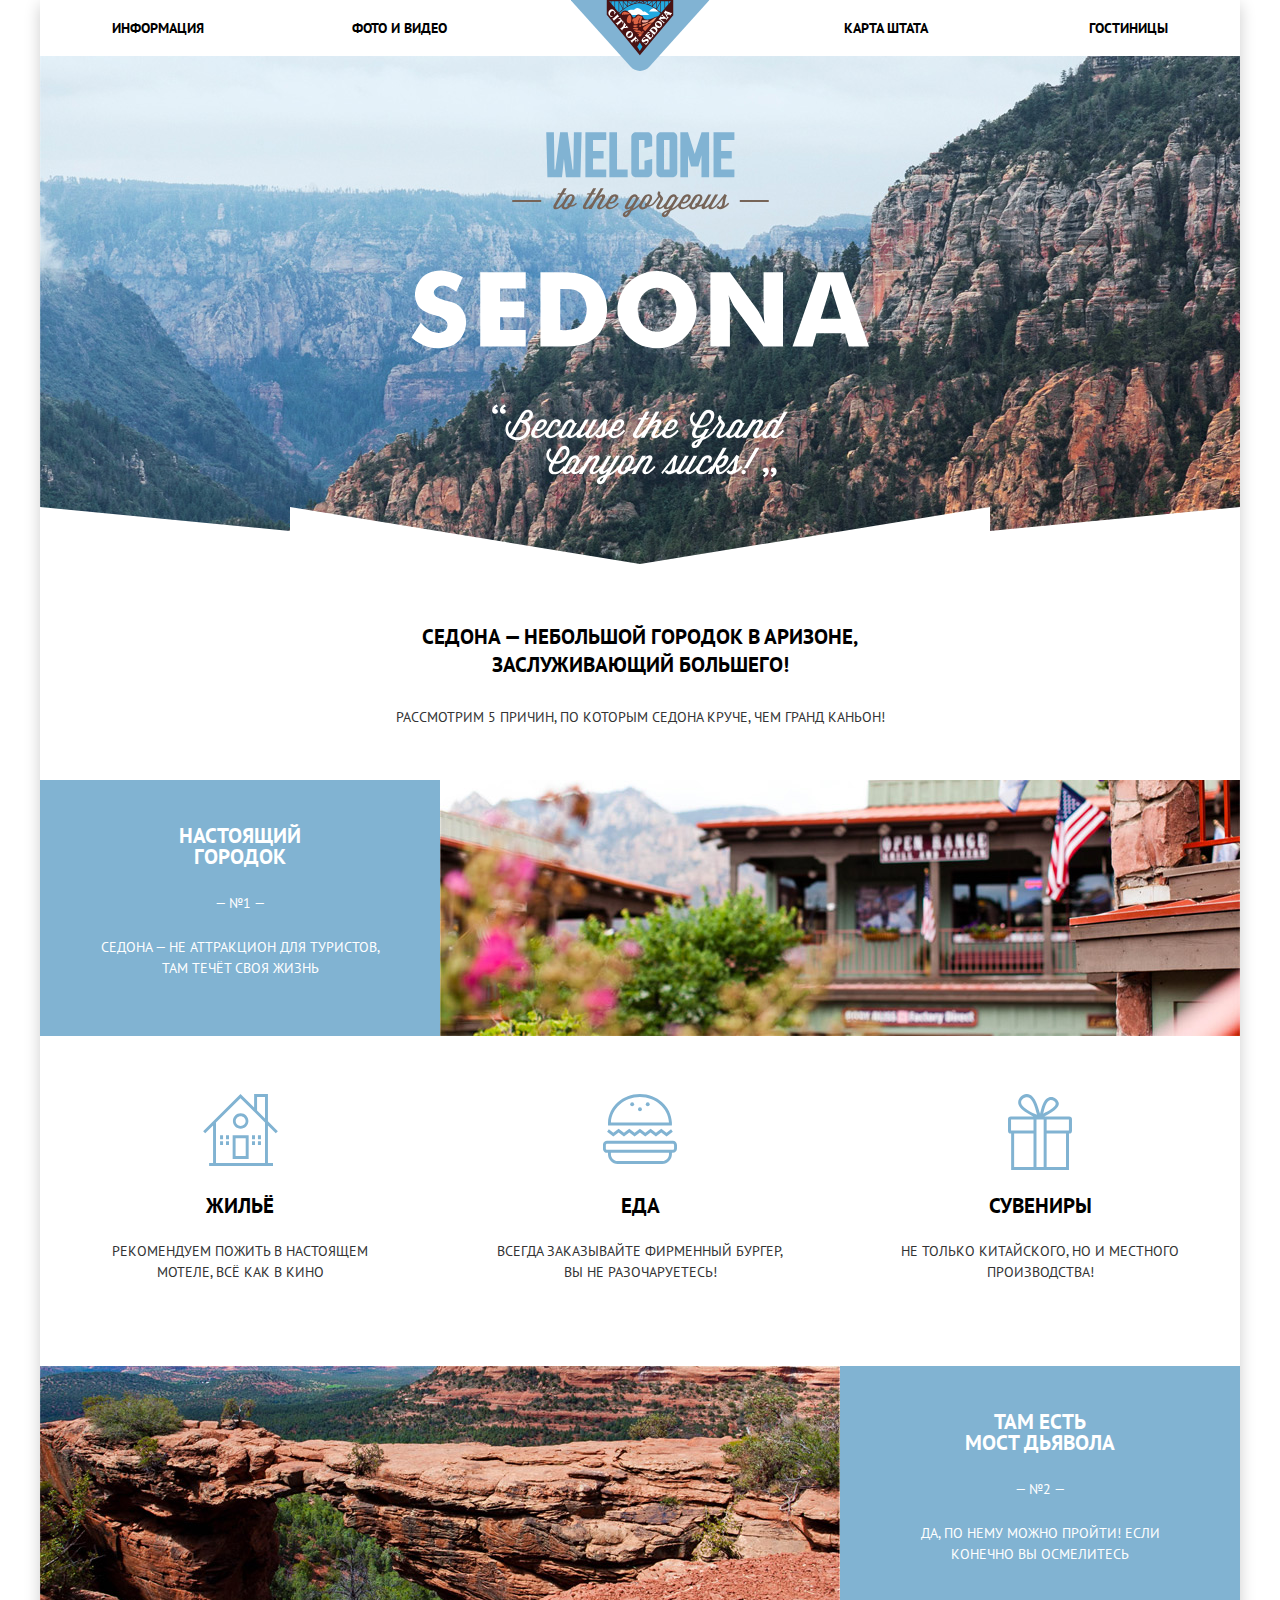
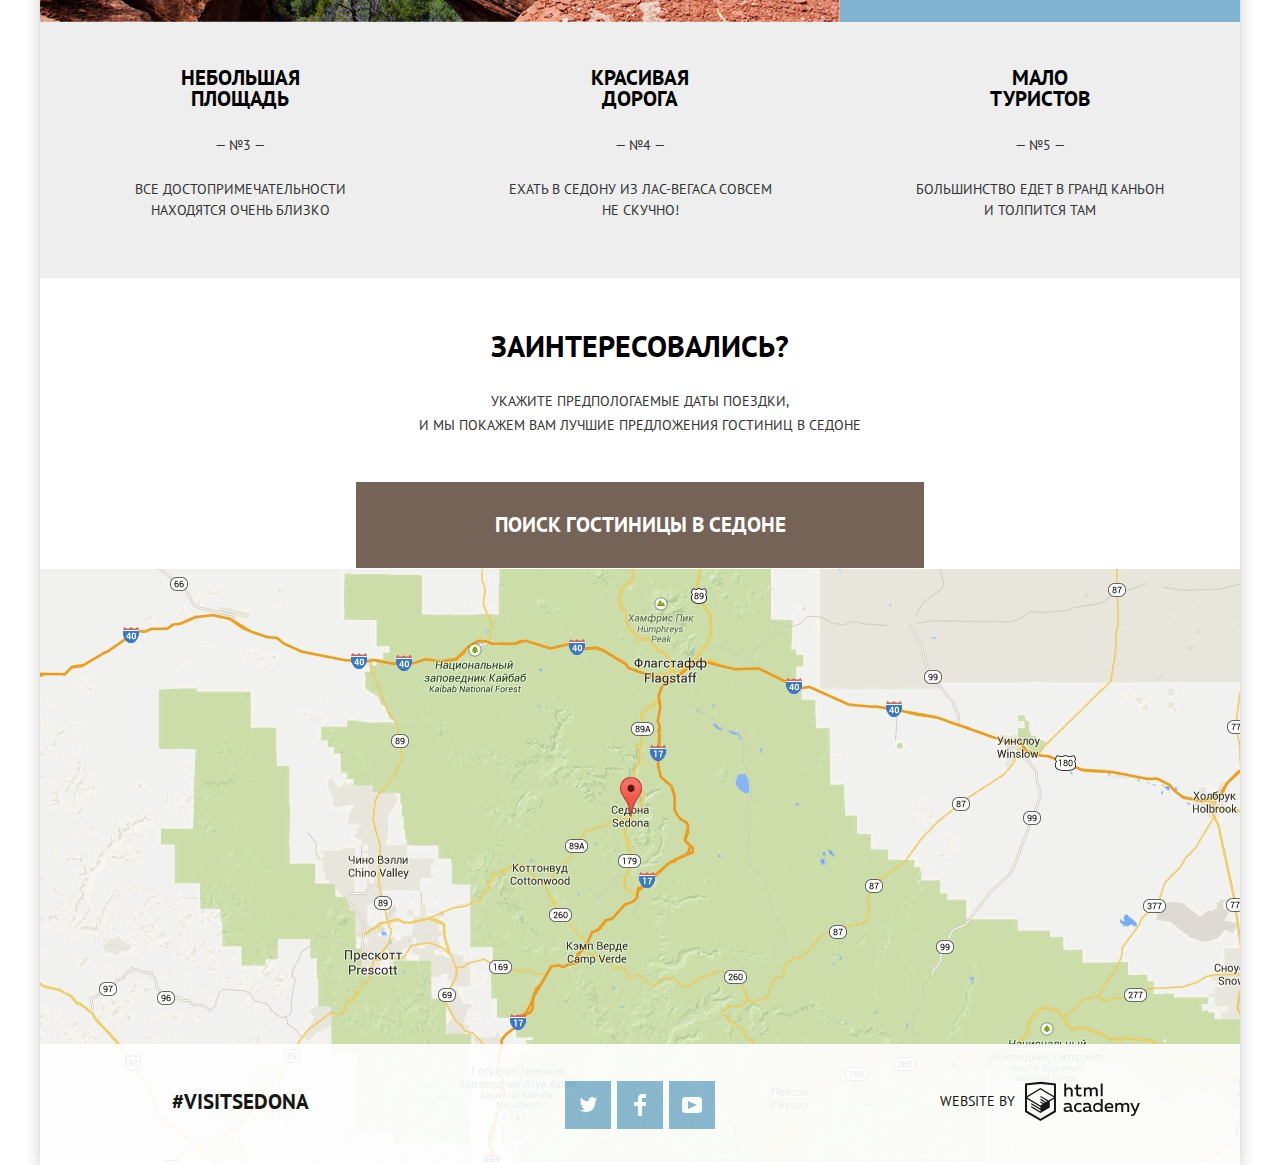
<file: index.html>
<!DOCTYPE html>
<html lang="ru">

<head>
  <meta charset="utf-8">
  <title>HTML Academy: Седона</title>
  <link rel="stylesheet" href="css/normalize.css">
  <link href="https://fonts.googleapis.com/css?family=PT+Sans:400,700&display=swap&subset=cyrillic-ext"
    rel="stylesheet">
  <link rel="stylesheet" href="css/style_min.css">
</head>

<body>
  <div class="container">
    <header class="main_header">
      <nav class="main_navigation">
        <ul>
          <li class="main_navigation_item left"><a href="#">Информация</a></li>
          <li class="main_navigation_item left"><a href="#">Фото и Видео</a></li>
          <li class="main_navigation_item right"><a href="#">Карта штата</a></li>
          <li class="main_navigation_item right"><a href="hotels.html">Гостиницы</a></li>
        </ul>
        <a class="main_header_logo"><img src="img/logo_sedona.svg" width="139" height="70" alt="Седона"></a>
      </nav>
    </header>
    <main>
      <div class="slogan_block">
        <img src="img/intro_welcome.svg" alt="Добро пожаловать в штат Джорджия, Седона" width="459" height="353">
      </div>
      <div class="main_description">
        <b>Седона — небольшой городок в Аризоне,
          заслуживающий большего!</b>
        <h2> Рассмотрим 5 причин, по которым Седона круче, чем гранд каньон!</h2>
      </div>      
        <ol class="advantage">
          <li class="advantage_item expanded">
            <div class="text_block">
              <h2>Настоящий городок</h2>
              <span>— №1 —</span>
              <p>Седона — не аттракцион для туристов, там течёт своя жизнь</p>
            </div>
            <div class="photo_block">
              <img src="img/real_city.jpg" alt="фото зданий города с флагами" width="800" height="256">
            </div>
            <ul class="advice">
              <li class="advice_item housing">
                <h3>Жильё</h3>
                <p>Рекомендуем пожить в настоящем мотеле, всё как в кино</p>
              </li>
              <li class="advice_item eat">
                <h3>Еда</h3>
                <p>Всегда заказывайте фирменный бургер, Вы не разочаруетесь!</p>
              </li>
              <li class="advice_item souvenirs">
                <h3>Сувениры</h3>
                <p>Не только китайского, но и местного производства!</p>
              </li>
            </ul>
          </li>
          <li class="advantage_item expanded">
            <div class="photo_block">
              <img src="img/devil's_bridge.jpg" alt="фото каньёна" width="800" height="256">
            </div>
            <div class="text_block">
              <h2>Там есть<br> мост дьявола</h2>
              <span>— №2 —</span>
              <p>Да, по нему можно пройти! Если конечно Вы осмелитесь</p>
            </div>
          </li>
          <li class="advantage_item">
            <h2>Небольшая площадь</h2>
            <span>— №3 —</span>
            <p>Все достопримечательности находятся очень близко</p>
          </li>
          <li class="advantage_item">
            <h2>Красивая дорога</h2>
            <span>— №4 —</span>
            <p>Ехать в Седону из Лас-Вегаса совсем не&nbsp;скучно!</p>
          </li>
          <li class="advantage_item">
            <h2>Мало туристов</h2>
            <span>— №5 —</span>
            <p>Большинство едет в Гранд каньон и&nbsp;толпится там</p>
          </li>
        </ol>      
      <div class="interest">
        <h2>Заинтересовались?</h2>
        <p>Укажите предпологаемые даты поездки,<br> и мы покажем вам лучшие предложения гостиниц в Седоне</p>
        <button type="button" class="search_button">Поиск гостиницы в Седоне</button>
        <form class="booking_form" name="booking_form" action="https://echo.htmlacademy.ru " method="post">
          <p class="booking_item date">
            <label for="booking_entry">Дата заезда:</label>
            <input class="date" id="booking_entry" type="text" name="entry" value="" placeholder="24 апреля 2017">
            <button class="calendar" type="button" aria-label="календарь"><svg xmlns="http://www.w3.org/2000/svg"
                width="21" height="22" viewBox="0 0 21 22">
                <path
                  d="M19.251 2.025h-2.845V.648c0-.381-.294-.689-.656-.689-.363 0-.656.308-.656.689v1.377h-3.938V.648c0-.381-.294-.689-.655-.689-.363 0-.657.308-.657.689v1.377H5.906V.648c0-.381-.294-.689-.656-.689-.363 0-.657.308-.657.689v1.377H1.75C.784 2.025 0 2.847 0 3.862v16.302C0 21.179.784 22 1.75 22h17.501c.966 0 1.749-.821 1.749-1.836V3.862c0-1.015-.783-1.837-1.749-1.837zm.437 18.139a.448.448 0 0 1-.437.459H1.75a.45.45 0 0 1-.438-.459V3.862a.45.45 0 0 1 .438-.459h2.844v1.378c0 .381.294.689.657.689.362 0 .656-.308.656-.689V3.403h3.938v1.378c0 .381.294.689.657.689.361 0 .655-.308.655-.689V3.403h3.938v1.378c0 .381.293.689.656.689.362 0 .656-.308.656-.689V3.403h2.845c.241 0 .437.206.437.459v16.302z" />
                <path
                  d="M4.594 8.225h2.625v2.066H4.594zM4.594 11.668h2.625v2.067H4.594zM4.594 15.112h2.625v2.066H4.594zM9.188 15.112h2.625v2.066H9.188zM9.188 11.668h2.625v2.067H9.188zM9.188 8.225h2.625v2.066H9.188zM13.781 15.112h2.625v2.066h-2.625zM13.781 11.668h2.625v2.067h-2.625zM13.781 8.225h2.625v2.066h-2.625z" />
                </svg></button>
          </p>
          <p class="booking_item date">
            <label for="booking_departure">Дата выезда:</label>
            <input id="booking_departure" type="text" name="departure" value="" placeholder="4 июля 2017">
            <button class="calendar" type="button" aria-label="календарь"><svg xmlns="http://www.w3.org/2000/svg"
                width="21" height="22" viewBox="0 0 21 22">
                <path
                  d="M19.251 2.025h-2.845V.648c0-.381-.294-.689-.656-.689-.363 0-.656.308-.656.689v1.377h-3.938V.648c0-.381-.294-.689-.655-.689-.363 0-.657.308-.657.689v1.377H5.906V.648c0-.381-.294-.689-.656-.689-.363 0-.657.308-.657.689v1.377H1.75C.784 2.025 0 2.847 0 3.862v16.302C0 21.179.784 22 1.75 22h17.501c.966 0 1.749-.821 1.749-1.836V3.862c0-1.015-.783-1.837-1.749-1.837zm.437 18.139a.448.448 0 0 1-.437.459H1.75a.45.45 0 0 1-.438-.459V3.862a.45.45 0 0 1 .438-.459h2.844v1.378c0 .381.294.689.657.689.362 0 .656-.308.656-.689V3.403h3.938v1.378c0 .381.294.689.657.689.361 0 .655-.308.655-.689V3.403h3.938v1.378c0 .381.293.689.656.689.362 0 .656-.308.656-.689V3.403h2.845c.241 0 .437.206.437.459v16.302z" />
                <path
                  d="M4.594 8.225h2.625v2.066H4.594zM4.594 11.668h2.625v2.067H4.594zM4.594 15.112h2.625v2.066H4.594zM9.188 15.112h2.625v2.066H9.188zM9.188 11.668h2.625v2.067H9.188zM9.188 8.225h2.625v2.066H9.188zM13.781 15.112h2.625v2.066h-2.625zM13.781 11.668h2.625v2.067h-2.625zM13.781 8.225h2.625v2.066h-2.625z" />
                </svg></button>
          </p>
          <div class="booking_item_block">
            <p class="booking_item members">
              <label for="booking_grownup">Взрослые:</label>
              <button class="reduced_amount" type="button" aria-label="уменьшить количество">
                <svg width="38" height="38">
                  <line x1="12" y1="19" x2="24" y2="19" stroke-width="3" />
                </svg>
              </button>
              <input id="booking_grownup" class="grownup" name="grownup" type="text" value="" placeholder="2">
              <button class="increased_amount" type="button" aria-label="увеличить количество">
                <svg width="38" height="38">
                  <line x1="12" y1="19" x2="24" y2="19" stroke-width="3" />
                  <line x1="18" y1="13" x2="18" y2="25" stroke-width="3" />
                </svg>
              </button>
            </p>
            <p class="booking_item members">
              <label for="booking_child">Дети:</label>
              <button class="reduced_amount" type="button" aria-label="уменьшить количество">
                <svg width="38" height="38">
                  <line x1="12" y1="19" x2="24" y2="19" stroke-width="3" />
                </svg>
              </button>
              <input id="booking_child" class="children" name="children" type="text" value="" placeholder="0">
              <button class="increased_amount" type="button" aria-label="увеличить количество">
                <svg width="38" height="38">
                  <line x1="12" y1="19" x2="24" y2="19" stroke-width="3" />
                  <line x1="18" y1="13" x2="18" y2="25" stroke-width="3" />
                </svg>
              </button>
            </p>
          </div>
          <button class="search" type="submit">Найти</button>
        </form>
      </div>
      <div class="main_map">
        <iframe
          src="https://www.google.com/maps/embed?pb=!1m18!1m12!1m3!1d839973.7897811896!2d-112.0031607092237!3d34.676223680532935!2m3!1f0!2f0!3f0!3m2!1i1024!2i768!4f13.1!3m3!1m2!1s0x872da132f942b00d%3A0x5548c523fa6c8efd!2z0KHQtdC00L7QvdCwLCDQkNGA0LjQt9C-0L3QsCA4NjMzNiwg0KHQqNCQ!5e0!3m2!1sru!2sru!4v1570995861908!5m2!1sru!2sru"
          width="1200" height="590" style="border:0;" allowfullscreen=""></iframe>
      </div>      
    </main>
    <footer class="main_footer index">
      <div class="main_footer_elements">
        <a href="https://www.instagram.com/visitsedona/">#VISITSEDONA</a>
      </div>
      <div class="main_footer_elements">
        <ul class="social_links_list">
          <li class="social_links_item"><a class="link_twiter" href="https://twitter.com/sedona"
              aria-label="Седона в твитере"></a></li>
          <li class="social_links_item"><a class="link_facebook" href="https://www.facebook.com/VisitSedona/"
              aria-label="Седона на фэйсбук"></a></li>
          <li class="social_links_item"><a class="link_youtube" href="https://www.youtube.com/user/SedonaAZ1"
              aria-label="Седона на ютуб"></a></li>
        </ul>
      </div>
      <div class="main_footer_elements">
        <p class="academy_copyright">website by
          <a class="academy_logo" href="https://htmlacademy.ru/intensive/htmlcss">
            <svg id="Layer_1" data-name="Layer 1" xmlns="http://www.w3.org/2000/svg" viewBox="0 0 108.08 36.85">
              <title>logo-htmlacademy-small1</title>
              <path
                d="M44.61,26.88a2,2,0,0,0,.55-0.1v1.33a3.25,3.25,0,0,1-1.18.21,1.67,1.67,0,0,1-1.67-1,4.84,4.84,0,0,1-3.14,1.08c-1.51,0-2.91-.83-2.91-2.55,0-2.13,2-2.79,3.71-2.79a11.08,11.08,0,0,1,2.17.25v-0.3c0-1-.76-1.77-2.19-1.77a7.42,7.42,0,0,0-3,.64v-1.7a10.21,10.21,0,0,1,3.19-.55c2.36,0,3.81,1.12,3.81,3.65v3a0.54,0.54,0,0,0,.49.59h0.17Zm-6.44-1.13A1.35,1.35,0,0,0,39.63,27h0.11a3.39,3.39,0,0,0,2.41-1V24.58a9.72,9.72,0,0,0-1.81-.21c-1,0-2.16.33-2.16,1.38h0Zm12.36-6.11a5,5,0,0,1,2.57.64V22a4.08,4.08,0,0,0-2.3-.7,2.75,2.75,0,1,0,0,5.49,5,5,0,0,0,2.43-.64v1.71a6.27,6.27,0,0,1-2.76.57A4.21,4.21,0,0,1,46,24.51q0-.21,0-0.41a4.32,4.32,0,0,1,4.18-4.46h0.38Zm12.17,7.24a2,2,0,0,0,.55-0.1v1.33a3.25,3.25,0,0,1-1.18.21,1.67,1.67,0,0,1-1.67-1,4.84,4.84,0,0,1-3.14,1.08c-1.51,0-2.91-.83-2.91-2.55,0-2.13,2-2.79,3.71-2.79a11.08,11.08,0,0,1,2.17.25v-0.3c0-1-.76-1.77-2.19-1.77a7.42,7.42,0,0,0-3,.64v-1.7a10.21,10.21,0,0,1,3.19-.55c2.36,0,3.81,1.12,3.81,3.65v3a0.54,0.54,0,0,0,.49.59h0.17Zm-6.44-1.13A1.35,1.35,0,0,0,57.73,27h0.11a3.39,3.39,0,0,0,2.41-1V24.58a9.72,9.72,0,0,0-1.81-.21c-1.06,0-2.16.33-2.16,1.38h0ZM73,16V28.2H71.35V26.88a3.88,3.88,0,0,1-3.19,1.54,4.4,4.4,0,0,1,0-8.78,3.81,3.81,0,0,1,3,1.3V16H73Zm-4.53,5.22a2.76,2.76,0,1,0,0,5.52A2.86,2.86,0,0,0,71.15,25V23A2.91,2.91,0,0,0,68.49,21.27ZM79,19.64c3.31,0,4.46,2.68,3.92,5.09H76.7c0.21,1.5,1.67,2.11,3.19,2.11a6.11,6.11,0,0,0,2.64-.59v1.6a7.14,7.14,0,0,1-3,.57C77,28.42,74.78,27,74.78,24a4.18,4.18,0,0,1,4-4.39H79Zm0.09,1.54a2.28,2.28,0,0,0-2.44,2.1v0.06H81.3A2,2,0,0,0,79.13,21.18Zm5.73,7V19.87h1.65v1a3.81,3.81,0,0,1,2.78-1.27A2.86,2.86,0,0,1,91.89,21a4.12,4.12,0,0,1,2.91-1.33A3.06,3.06,0,0,1,98,23V28.2h-1.9V23.05a1.59,1.59,0,0,0-1.42-1.75H94.42a2.8,2.8,0,0,0-2.07,1.12V28.2h-1.9V23.05A1.59,1.59,0,0,0,89,21.31H88.8a3,3,0,0,0-2.21,1.29v5.63H84.86Zm21.31-8.33h1.9l-3.91,9.46c-0.9,2.17-2.09,2.86-3.35,2.86a4.76,4.76,0,0,1-1.1-.14V30.46a2.86,2.86,0,0,0,.85.12c0.9,0,1.58-.64,2.07-1.9l0.17-.42-4-8.4h2l2.86,6.29ZM38.73,1.46V6.22a3.81,3.81,0,0,1,2.7-1.14,3.25,3.25,0,0,1,3.44,3.4v5.15H43V8.72a1.81,1.81,0,0,0-1.61-2h-0.3a2.93,2.93,0,0,0-2.32,1.39v5.52h-1.9V1.46h1.9ZM49.94,2.31v3h3V6.91h-3v3.81c0,1.1.5,1.46,1.58,1.46a4.49,4.49,0,0,0,1.69-.33v1.6A6.8,6.8,0,0,1,51,13.8a2.55,2.55,0,0,1-2.86-2.74V6.89H46.58V5.26h1.5V2.74Zm5.4,11.31V5.28H57v1A3.81,3.81,0,0,1,59.77,5a2.86,2.86,0,0,1,2.6,1.33A4.12,4.12,0,0,1,65.28,5,3.06,3.06,0,0,1,68.44,8.4v5.21h-1.9V8.46a1.59,1.59,0,0,0-1.42-1.75H64.89a2.8,2.8,0,0,0-2.07,1.12v5.78h-1.9V8.46A1.59,1.59,0,0,0,59.5,6.71H59.27A3,3,0,0,0,57.06,8v5.63H55.34ZM71.17,1.45H73V13.6H71.17V1.45ZM14.71,0H14.55L0,1.54V28.21l14.55,8.66,14.55-8.66V1.54Zm12.5,27.1L14.55,34.64,1.9,27.12V16.18l12.59,7.5V25L5.86,19.9v1.31l8.68,5.21v1.39L5.87,22.65V24l8.68,5.21,8.75-5.24V18.31L27.2,16V27.12Zm0-12.53-3.48,2-1.6,1L14.51,13v1.31L21,18.23H21l-0.14.09-1,.54-5.37-3.2V17l4.24,2.52-1,.67-3.2-1.9v1.31l2.1,1.24L14.5,22.1,2,14.65,14.51,7.11Zm0-1.32L14.49,5.76,1.91,13.25v-10L14.56,1.92,27.21,3.25v10h0Z"
                transform="translate(0 -0.02)" />
            </svg>
          </a>
        </p>
      </div>
    </footer>
  </div>
  <script src="js/min_script.js">     
  </script>
</body>

</html>
</file>
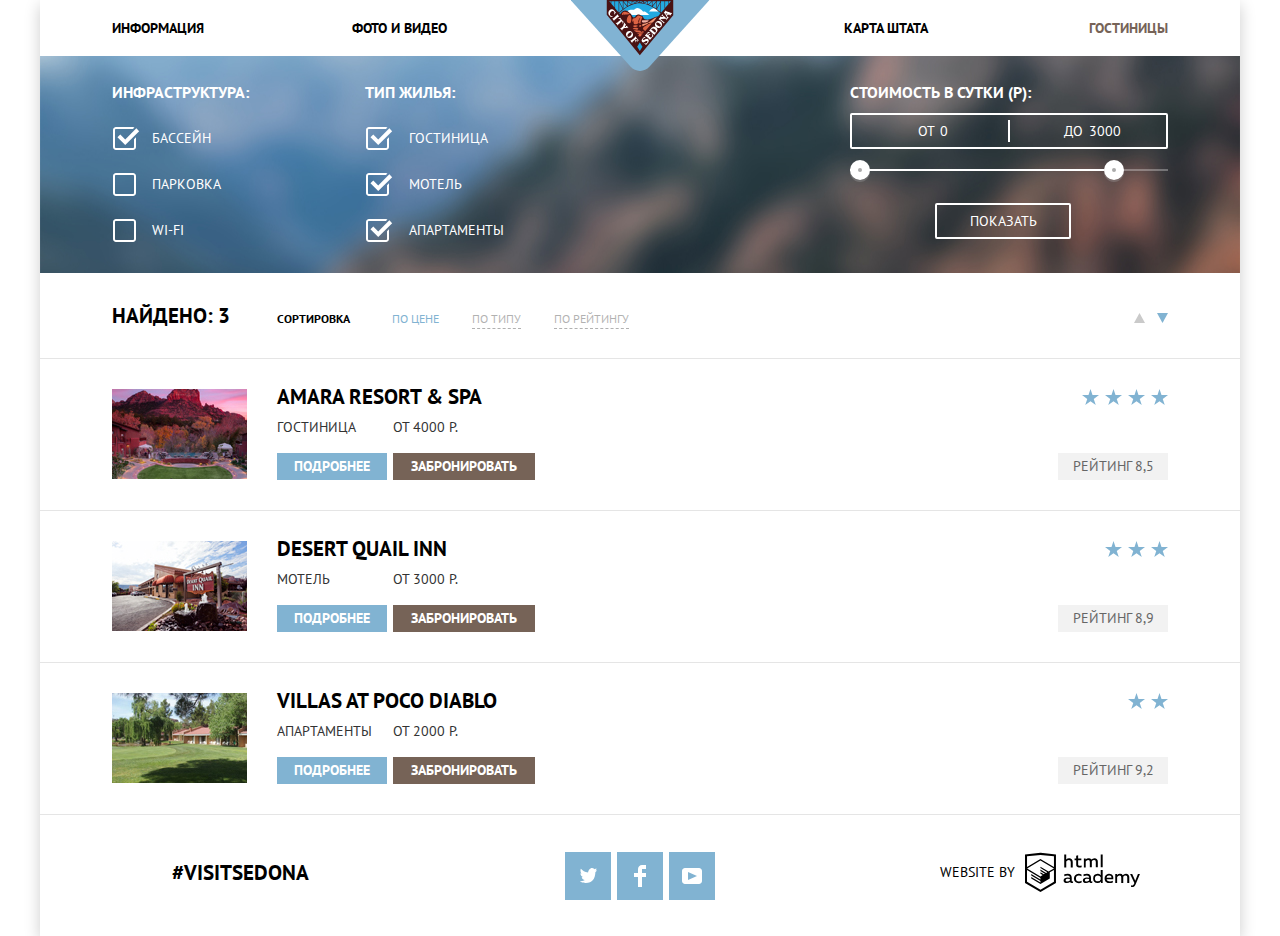
<file: hotels.html>
<!DOCTYPE html>
<html lang="ru">

<head>
  <meta charset="utf-8">
  <title>Отели седона</title>
  <link rel="stylesheet" href="css/normalize.css">
  <link href="https://fonts.googleapis.com/css?family=PT+Sans:400,700&display=swap&subset=cyrillic-ext"
    rel="stylesheet">
  <link rel="stylesheet" href="css/style_min.css">
</head>

<body>
  <div class="container catalog">
    <header class="main_header">
      <nav class="main_navigation">
        <ul>
          <li class="main_navigation_item left"><a href="#">Информация</a></li>
          <li class="main_navigation_item left"><a href="#">Фото и Видео</a></li>
          <li class="main_navigation_item right"><a href="#">Карта штата</a></li>
          <li class="main_navigation_item right current"><a>Гостиницы</a></li>
        </ul>
        <a class="main_header_logo" href="index.html"><img src="img/logo_sedona.svg" width="139" height="70"
            alt="Седона"></a>
      </nav>
    </header>
    <main>
      <section class="filters_block">
        <form class="selection_form" name="filter" action="https://echo.htmlacademy.ru " method="get">
          <fieldset class="filter_infrastructure">
            <legend>Инфраструктура:</legend>
            <ul class="check_filter">
              <li class="check_element">
                <label class="check_label" for="filter_pool">
                  <input type="checkbox" class="visually_hidden" name="pool" id="filter_pool" checked>
                  <span class="checkbox_indicator"></span>
                  Бассейн
                </label>
              </li>
              <li class="check_element">
                <label class="check_label" for="filter_parking">
                  <input type="checkbox" class="visually_hidden" name="parking" id="filter_parking">
                  <span class="checkbox_indicator"></span>
                  Парковка
                </label>
              </li>
              <li class="check_element">
                <label class="check_label" for="filter_wi_fi">
                  <input type="checkbox" class="visually_hidden" name="wi_fi" id="filter_wi_fi">
                  <span class="checkbox_indicator"></span>
                  Wi-fi
                </label>
              </li>
            </ul>
          </fieldset>
          <fieldset class="filter_hotels_type">
            <legend>Тип жилья:</legend>
            <ul class="check_filter">
              <li class="check_element">
                <label class="check_label" for="filter_hotel">
                  <input type="checkbox" class="visually_hidden" name="hotel" id="filter_hotel" checked>
                  <span class="checkbox_indicator"></span>
                  Гостиница
                </label>
              </li>
              <li class="check_element">
                <label class="check_label" for="filter_motel">
                  <input type="checkbox" class="visually_hidden" name="motel" id="filter_motel" checked>
                  <span class="checkbox_indicator"></span>
                  Мотель
                </label>
              </li>
              <li class="check_element">
                <label class="check_label" for="filter_apartment">
                  <input type="checkbox" class="visually_hidden" name="apartment" id="filter_apartment" checked>
                  <span class="checkbox_indicator"></span>
                  Апартаменты
                </label>
              </li>
            </ul>
          </fieldset>
          <fieldset class="filter_range">
            <legend>Стоимость в сутки (Р):</legend>
            <div class="filter_price_border">
              <label class="min_price" for="from">от <input type="text" name="filter_price_min" id="from"
                  placeholder="0"></label>
              <label class="max_price" for="to">до <input type="text" name="filter_price_max" id="to"
                  placeholder="3000"></label>
            </div>
            <div class="range_controls">
              <div class="scale">
                <div class="bar"></div>
              </div>
              <div class="range_toggle range_toggle_min"></div>
              <div class="range_toggle range_toggle_max"></div>
            </div>
            <button class="show" type="submit">Показать</button>
          </fieldset>
        </form>
      </section>
      <section class="filters_result">
        <p>Найдено: 3</p>
        <h2>Сортировка</h2>
        <ul class="sort">
          <li><a class="active" href="#">по цене</a></li>
          <li><a href="#">по типу</a></li>
          <li><a href="#">по рейтингу</a></li>
        </ul>
        <ul class="sorting_list">
          <li class="sorting_list_button">
            <a class="up" href="#" aria-label="по возрастанию">
              <svg width="11px" height="10px">
                <polygon points="5.5,0 0,10 11,10 " />
              </svg>
            </a>
          </li>
          <!--управление сортировкой результатов поиска-->
          <li class="sorting_list_button">
            <a class="down" href="#" aria-label="по убыванию">
              <svg width="11px" height="10px">
                <polyline points="5.5,10 0,0 11,0 " />
              </svg>
            </a>
          </li>
        </ul>
      </section>
        <ul class="hotels_list">
          <li class="hotels_list_item">
            <div class="hotels_photo">
              <img src="img/amara.jpg" alt="гостиница на закате в красных тонах, на фоне гор" width="135" height="90">
            </div>
            <div class="brief_description">
              <h3 class="hotel_name">Amara resort & spa</h3>
              <div class="characteristic">
                <p class="hotels_type">Гостиница</p>
                <p class="price">от 4000 р.</p>
              </div>
              <div class="brief_description_buttons">
                <a class="detailed" href="">Подробнее</a>
                <a class="ordered" href="">Забронировать</a>
              </div>
            </div>
            <div class="rating_block">
              <p class="graphic_rating">
                <img src="img/star.svg" alt="4 звезды" width="17" height="18">
                <img src="img/star.svg" alt="" width="17" height="18">
                <img src="img/star.svg" alt="" width="17" height="18">
                <img src="img/star.svg" alt="" width="17" height="18">
              </p>
              <p class="rating_text">рейтинг 8,5</p>
            </div>
          </li>
          <li class="hotels_list_item">
            <div class="hotels_photo">
              <img src="img/desert.jpg" alt=" вид мотеля и паркоки с въезда" width="135" height="90">
            </div>
            <div class="brief_description">
              <h3 class="hotel_name">Desert quail inn</h3>
              <div class="characteristic">
                <p class="hotels_type">Мотель</p>
                <p class="price">от 3000 р.</p>
              </div>
              <div class="brief_description_buttons">
                <a class="detailed" href="">Подробнее</a>
                <a class="ordered" href="">Забронировать</a>
              </div>
            </div>
            <div class="rating_block">
              <p class="graphic_rating">
                <img src="img/star.svg" alt="3 звезды" width="17" height="18">
                <img src="img/star.svg" alt="" width="17" height="18">
                <img src="img/star.svg" alt="" width="17" height="18">
              </p>
              <p class="rating_text">рейтинг 8,9</p>
            </div>
          </li>
          <li class="hotels_list_item">
            <div class="hotels_photo">
              <img src="img/pocod.jpg" alt="вилла в окружение деревьев с ухоженным газоном" width="135" height="90">
            </div>
            <div class="brief_description">
              <h3 class="hotel_name">Villas at poco diablo</h3>
              <div class="characteristic">
                <p class="hotels_type">Апартаменты</p>
                <p class="price">от 2000 р.</p>
              </div>
              <div class="brief_description_buttons">
                <a class="detailed" href="">Подробнее</a>
                <a class="ordered" href="">Забронировать</a>
              </div>
            </div>
            <div class="rating_block">
              <p class="graphic_rating">
                <img src="img/star.svg" alt="2 звезды" width="17" height="18">
                <img src="img/star.svg" alt="" width="17" height="18">
              </p>
              <p class="rating_text">рейтинг 9,2</p>
            </div>
          </li>
        </ul>      
    </main>
    <footer class="main_footer">
        <div class="main_footer_elements">
          <a href="https://www.instagram.com/visitsedona/">#VISITSEDONA</a>
        </div>
        <div class="main_footer_elements">
          <ul class="social_links_list">
            <li class="social_links_item"><a class="link_twiter" href="https://twitter.com/sedona"
                aria-label="Седона в твитере"></a></li>
            <li class="social_links_item"><a class="link_facebook" href="https://www.facebook.com/VisitSedona/"
                aria-label="Седона на фэйсбук"></a></li>
            <li class="social_links_item"><a class="link_youtube" href="https://www.youtube.com/user/SedonaAZ1"
                aria-label="Седона на ютуб"></a></li>
          </ul>
        </div>
        <div class="main_footer_elements">
          <p class="academy_copyright">website by
            <a class="academy_logo" href="https://htmlacademy.ru/intensive/htmlcss">
              <svg id="Layer_1" data-name="Layer 1" xmlns="http://www.w3.org/2000/svg" viewBox="0 0 108.08 36.85">
                <title>logo-htmlacademy-small1</title>
                <path
                  d="M44.61,26.88a2,2,0,0,0,.55-0.1v1.33a3.25,3.25,0,0,1-1.18.21,1.67,1.67,0,0,1-1.67-1,4.84,4.84,0,0,1-3.14,1.08c-1.51,0-2.91-.83-2.91-2.55,0-2.13,2-2.79,3.71-2.79a11.08,11.08,0,0,1,2.17.25v-0.3c0-1-.76-1.77-2.19-1.77a7.42,7.42,0,0,0-3,.64v-1.7a10.21,10.21,0,0,1,3.19-.55c2.36,0,3.81,1.12,3.81,3.65v3a0.54,0.54,0,0,0,.49.59h0.17Zm-6.44-1.13A1.35,1.35,0,0,0,39.63,27h0.11a3.39,3.39,0,0,0,2.41-1V24.58a9.72,9.72,0,0,0-1.81-.21c-1,0-2.16.33-2.16,1.38h0Zm12.36-6.11a5,5,0,0,1,2.57.64V22a4.08,4.08,0,0,0-2.3-.7,2.75,2.75,0,1,0,0,5.49,5,5,0,0,0,2.43-.64v1.71a6.27,6.27,0,0,1-2.76.57A4.21,4.21,0,0,1,46,24.51q0-.21,0-0.41a4.32,4.32,0,0,1,4.18-4.46h0.38Zm12.17,7.24a2,2,0,0,0,.55-0.1v1.33a3.25,3.25,0,0,1-1.18.21,1.67,1.67,0,0,1-1.67-1,4.84,4.84,0,0,1-3.14,1.08c-1.51,0-2.91-.83-2.91-2.55,0-2.13,2-2.79,3.71-2.79a11.08,11.08,0,0,1,2.17.25v-0.3c0-1-.76-1.77-2.19-1.77a7.42,7.42,0,0,0-3,.64v-1.7a10.21,10.21,0,0,1,3.19-.55c2.36,0,3.81,1.12,3.81,3.65v3a0.54,0.54,0,0,0,.49.59h0.17Zm-6.44-1.13A1.35,1.35,0,0,0,57.73,27h0.11a3.39,3.39,0,0,0,2.41-1V24.58a9.72,9.72,0,0,0-1.81-.21c-1.06,0-2.16.33-2.16,1.38h0ZM73,16V28.2H71.35V26.88a3.88,3.88,0,0,1-3.19,1.54,4.4,4.4,0,0,1,0-8.78,3.81,3.81,0,0,1,3,1.3V16H73Zm-4.53,5.22a2.76,2.76,0,1,0,0,5.52A2.86,2.86,0,0,0,71.15,25V23A2.91,2.91,0,0,0,68.49,21.27ZM79,19.64c3.31,0,4.46,2.68,3.92,5.09H76.7c0.21,1.5,1.67,2.11,3.19,2.11a6.11,6.11,0,0,0,2.64-.59v1.6a7.14,7.14,0,0,1-3,.57C77,28.42,74.78,27,74.78,24a4.18,4.18,0,0,1,4-4.39H79Zm0.09,1.54a2.28,2.28,0,0,0-2.44,2.1v0.06H81.3A2,2,0,0,0,79.13,21.18Zm5.73,7V19.87h1.65v1a3.81,3.81,0,0,1,2.78-1.27A2.86,2.86,0,0,1,91.89,21a4.12,4.12,0,0,1,2.91-1.33A3.06,3.06,0,0,1,98,23V28.2h-1.9V23.05a1.59,1.59,0,0,0-1.42-1.75H94.42a2.8,2.8,0,0,0-2.07,1.12V28.2h-1.9V23.05A1.59,1.59,0,0,0,89,21.31H88.8a3,3,0,0,0-2.21,1.29v5.63H84.86Zm21.31-8.33h1.9l-3.91,9.46c-0.9,2.17-2.09,2.86-3.35,2.86a4.76,4.76,0,0,1-1.1-.14V30.46a2.86,2.86,0,0,0,.85.12c0.9,0,1.58-.64,2.07-1.9l0.17-.42-4-8.4h2l2.86,6.29ZM38.73,1.46V6.22a3.81,3.81,0,0,1,2.7-1.14,3.25,3.25,0,0,1,3.44,3.4v5.15H43V8.72a1.81,1.81,0,0,0-1.61-2h-0.3a2.93,2.93,0,0,0-2.32,1.39v5.52h-1.9V1.46h1.9ZM49.94,2.31v3h3V6.91h-3v3.81c0,1.1.5,1.46,1.58,1.46a4.49,4.49,0,0,0,1.69-.33v1.6A6.8,6.8,0,0,1,51,13.8a2.55,2.55,0,0,1-2.86-2.74V6.89H46.58V5.26h1.5V2.74Zm5.4,11.31V5.28H57v1A3.81,3.81,0,0,1,59.77,5a2.86,2.86,0,0,1,2.6,1.33A4.12,4.12,0,0,1,65.28,5,3.06,3.06,0,0,1,68.44,8.4v5.21h-1.9V8.46a1.59,1.59,0,0,0-1.42-1.75H64.89a2.8,2.8,0,0,0-2.07,1.12v5.78h-1.9V8.46A1.59,1.59,0,0,0,59.5,6.71H59.27A3,3,0,0,0,57.06,8v5.63H55.34ZM71.17,1.45H73V13.6H71.17V1.45ZM14.71,0H14.55L0,1.54V28.21l14.55,8.66,14.55-8.66V1.54Zm12.5,27.1L14.55,34.64,1.9,27.12V16.18l12.59,7.5V25L5.86,19.9v1.31l8.68,5.21v1.39L5.87,22.65V24l8.68,5.21,8.75-5.24V18.31L27.2,16V27.12Zm0-12.53-3.48,2-1.6,1L14.51,13v1.31L21,18.23H21l-0.14.09-1,.54-5.37-3.2V17l4.24,2.52-1,.67-3.2-1.9v1.31l2.1,1.24L14.5,22.1,2,14.65,14.51,7.11Zm0-1.32L14.49,5.76,1.91,13.25v-10L14.56,1.92,27.21,3.25v10h0Z"
                  transform="translate(0 -0.02)" />
              </svg>
            </a>
          </p>
        </div>
      </footer>
  </div>
</body>

</html>
</file>
<file: css/style_min.css>
@keyframes expandUp{0%{transform:translatex(-50%) translateY(-50%) scaleY(0)}30%{transform:translatex(-50%) translateY(-20)}60%{transform:translatex(-50%) translateY(-10)}to{transform:translatex(-50%) translateY(0%) scaleY(1)}}@-webkit-keyframes expandUp{0%{-webkit-transform:translatex(-50%) translateY(100%) scale(.6) scaleY(.5)}60%{-webkit-transform:translatex(-50%) translateY(-7%) scaleY(1.12)}75%{-webkit-transform:translatex(-50%) translateY(3%)}to{-webkit-transform:translatex(-50%) translateY(0%) scale(1) scaleY(1)}}@keyframes shake{0%,to{transform:translateX(-50%)}10%,30%,50%,70%,90%{transform:translateX(-55%)}20%,40%,60%,80%{transform:translateX(-45%)}}html{box-sizing:border-box}*,::after,::before{box-sizing:inherit;outline:0}body{font-family:"PT Sans","Arial",sans-serif;text-transform:uppercase;font-weight:400;font-size:14px;line-height:21px;color:#000;margin:0;padding:0}img{max-width:100%;height:auto}a{text-decoration:none}.container{position:relative;margin:0 auto;width:1200px;background-color:#fff;box-shadow:0 5px 15px 0 rgba(0,1,1,.2)}nav.main_header{min-height:56px}.main_navigation ul{margin:0;padding:0;list-style:none;display:flex;flex-wrap:wrap;justify-content:center}.main_header_logo{position:absolute;top:0;left:50%;transform:translateX(-50%);cursor:pointer}.main_header_logo:focus{outline:1px solid #5496bd}.main_navigation_item{width:240px;min-height:56px}.main_navigation_item.left{text-align:left}.main_navigation_item.right{text-align:right}.main_navigation_item:nth-child(4n-2){margin-right:96px}.main_navigation_item a{display:block;font-weight:700;font-size:14px;line-height:26px;color:#000;margin-top:15px;margin-bottom:15px}.main_navigation_item a:hover{color:#81b3d2}.main_navigation_item a:focus{color:#81b3d2}.main_navigation_item a:active{opacity:.3}.slogan_block{min-height:508px;background-color:#81b3d2;background-image:url(../img/polygon.svg),url(../img/background_photo.jpg);background-repeat:no-repeat;background-size:100% 57px,cover;background-position:bottom,100% -56px;text-align:center}.slogan_block img{margin-top:76px}.main_description{padding:60px 312px 0;min-height:216px;line-height:26px;text-align:center}.main_description b{font-size:21px}.main_description h2{font-size:14px;margin-top:24px;font-weight:400;color:#333}.advantage{display:flex;flex-wrap:wrap;list-style:none;margin:0;padding:0}.advantage_item{background-color:#eee;min-height:256px;width:400px;text-align:center}.advantage_item.expanded{display:flex;flex-wrap:wrap;background-color:#81b3d2;color:#fff;min-height:256px;width:100%}.advantage_item h2{width:155px;font-weight:700;font-size:21px;line-height:21px;margin:45px auto 26px}.text_block{margin:0 auto}.photo_block{width:800px;min-height:256px}.photo_block img{display:block;width:100%;height:auto}.advantage_item p{width:305px;font-size:14px;line-height:21px;margin:23px auto 0;color:#333}.advantage_item span{color:#333}.expanded p,.expanded span{color:#fff}.advantage_item:not(.expanded) p{padding:0 10px}.advice{list-style:none;background-color:#fff;display:flex;flex-wrap:wrap;margin:0;padding:0}.advice_item{width:400px;min-height:330px;text-align:center;background-repeat:no-repeat;background-position:50% 58px}.housing{background-image:url(../img/house.svg)}.eat{background-image:url(../img/eat.svg)}.souvenirs{background-image:url(../img/present_box.svg)}.advice h3{color:#000;font-size:21px;line-height:21px;margin-top:159px}.advice p{color:#333;margin-top:25px}.interest{max-width:568px;margin:0 auto;position:relative;min-height:291px;text-align:center;padding-top:30px}.interest h2{margin-top:20px;box-sizing:border-box;font-weight:700;font-size:30px;line-height:36px}.interest p{max-width:568px;font-size:14px;line-height:24px;color:#333}.interest button{border:0;padding:0}.search_button{margin-top:45px;display:block;width:568px;min-height:86px;text-transform:uppercase;font-weight:700;font-size:21px;line-height:26px;color:#fff;background-color:#766357}.search_button:hover{background-color:#604e43}.search_button:focus{background-color:#604e43}.search_button:active{background-color:#503e33;color:rgba(255,255,255,.3)}.booking_form{background-color:#fff;width:568px;min-height:395px;font-weight:700;position:absolute;bottom:-395px;left:50%;transform:translateX(-50%);padding:55px;box-shadow:0 5px 15px 0 rgba(0,1,1,.2);animation:expandUp;animation-duration:.8s}.form_error{animation-name:shake;animation-duration:.6s}.close_form{display:none}.booking_form button,.booking_form input{display:block;text-transform:uppercase}.booking_form input{box-sizing:border-box;border:0;background-color:#f2f2f2;font-weight:700;line-height:26px;color:#000}.booking_form input:hover{background-color:#ebebeb}.booking_form input:focus{background-color:#fff;border:2px solid #e5e5e5}.booking_form label{margin-top:7px;line-height:26px}.date input{width:308px;min-height:38px;font-weight:700;font-size:14px;line-height:26px;margin-left:auto;padding:0 12px}.booking_item,.booking_item_block{display:flex;flex-wrap:wrap;justify-content:space-between}.booking_item{margin-top:0;margin-bottom:27px}.booking_item_block{margin-bottom:28px;padding-top:3px}.members label{margin-right:40px}.members input{width:38px;height:38px;text-align:center}.date button{background-color:#f2f2f2;width:38px;height:38px;fill:#cacaca;font-weight:700;outline:0}.calendar:hover,.sorting_list svg:hover{fill:#000}.calendar:focus,.sorting_list svg:focus{fill:#000}.calendar:active{fill:#81b3d2}.members button{width:38px;height:38px;background-color:#f2f2f2;stroke:#a9a9a9}.members button:hover{stroke:#000}.members button:focus{stroke:#000}.members button:active{stroke:#81b3d2}.booking_form .search{width:458px;height:58px;background-color:#81b3d2;color:#fff;font-size:21px;line-height:26px;font-weight:700}.booking_form .search:hover{background-color:#669ec0}.booking_form .search:focus{background-color:#669ec0}.booking_form ::placeholder{line-height:26px;color:#000}.booking_form .search:active{background-color:#5496bd;color:rgba(255,255,255,.3)}.current a{color:#766357}.filters_block{min-height:217px;background-color:#81b3d2;background-image:url(../img/filter_background.jpg);background-size:100%;background-position:100% 16%;background-repeat:no-repeat;color:#fff;padding:26px 72px 20px}.check_filter{list-style:none;padding:0;margin-top:25px;margin-bottom:0;min-height:112px}.selection_form{min-height:156px;display:flex}.selection_form fieldset{border:0;padding:0;margin:0}.selection_form .filter_infrastructure{margin-right:116px}.selection_form .filter_hotels_type{margin-right:auto}.selection_form legend{font-size:16px;line-height:21px;font-weight:700}.filters_blok label{font-size:14px;line-height:21px}.filter_range{display:flex;flex-wrap:wrap;flex-direction:column}.visually_hidden{margin-right:20px;opacity:0}.check_element{position:relative;cursor:pointer;padding-left:3px;margin-top:25px}.filter_hotels_type .check_element{padding-left:7px}.check_element input[type=checkbox]+.checkbox_indicator{position:absolute;top:-10%;left:0;width:25px;height:25px;background-image:url(../img/checkbox_off.svg);background-position:center;background-repeat:no-repeat}.check_element input[type=checkbox]:disabled+.checkbox_indicator{position:absolute;top:-10%;left:0;width:25px;height:25px;background-image:url(../img/checkbox_off.svg);background-position:center;background-repeat:no-repeat;opacity:.3}.check_element input[type=checkbox]:checked+.checkbox_indicator{position:absolute;top:-10%;left:0;width:28px;height:25px;background-image:url(../img/checkbox_on.svg);background-position:center;background-repeat:no-repeat}.check_element input[type=checkbox]:checked:disabled+.checkbox_indicator{position:absolute;top:-10%;left:0;width:28px;height:25px;background-image:url(../img/checkbox_on.svg);background-position:center;background-repeat:no-repeat}.check_label{cursor:pointer}.check_element input[type=checkbox]:focus+.checkbox_indicator{outline:2px solid #5496bd}.filter_range{width:318px;margin:auto}.filter_price_border{position:relative;margin:10px 0 20px;min-height:36px;border:2px solid #fff;border-radius:2px;display:flex;align-items:center;justify-content:space-around}.filter_price_border::after{content:"";position:absolute;top:50%;left:50%;width:2px;height:22px;background:#fff;transform:translate(-50%,-50%)}.filter_price_border input{background:0 0;border:0;font-weight:400;line-height:21px;color:#fff;width:50px}.filter_price_border input::placeholder{color:#fff}.filter_price_border input::-moz-placeholder{color:#fff}.filter_price_border input:-ms-input-placeholder,.filter_price_border input::-ms-input-placeholder{color:#fff}.filter_price_border input::-webkit-input-placeholder{color:#fff}.filter_price_border .min_price{padding-left:37px}.filter_price_border .max_price{padding-left:19px}.range_controls{position:relative;margin-bottom:32px}.range_controls .scale{height:2px;background:rgba(255,255,255,.3)}.range_controls .bar{width:80%;height:2px;background:#fff}.range_toggle{position:absolute;top:-9px;width:22px;height:22px;background-image:url(../img/filter_button.svg);background-repeat:no-repeat;cursor:pointer}.range_toggle:hover{width:22px;height:22px;background-size:100%}.range_toggle_min{left:0}.range_toggle_max{left:80%}.show{margin-left:85px;color:#fff;text-transform:uppercase;font-size:14px;line-height:21px;background:0 0;border:2px solid #fff;border-radius:2px;width:136px;height:36px}.show:hover{color:#000;background-color:#fff}.show:focus{color:#000;background-color:#fff}.show:active{color:#fff;background:0 0}.filter_range ul{list-style:none}.filters_result{min-height:86px;color:#000;display:flex;align-items:baseline;padding:0 72px;border-bottom:1px solid #e5e5e5}.filters_result p{font-size:21px;line-height:26px;font-weight:700;margin-top:30px}.filters_result h2,.sort{font-size:12px;line-height:18px}.filters_result h2{margin-right:42px;margin-left:47px}.sort{display:flex;list-style:none;padding:0;margin-right:auto}.sort a{display:block;text-decoration:none;border-bottom:1px dashed #000;color:#000;opacity:.3;margin-right:33px}.sort .active{border:0;color:#81b3d2;opacity:1}.sort a:hover{color:#81b3d2;opacity:1;border-bottom:1px dashed #81b3d2}.sort a:focus{color:#81b3d2;opacity:1;border-bottom:1px dashed #81b3d2}.sort a:active{color:#000;opacity:1;border-bottom:none}.sorting_list{padding:0;display:flex;list-style:none}.sorting_list a{display:block;height:11px;width:11px;list-style:none;margin-left:12px}.sorting_list svg{fill:#cacaca}.down svg,.sorting_list svg:active{fill:#81b3d2}.hotels_list{margin:0;padding:0;list-style:none}.hotels_list_item{min-height:150px;display:flex;padding:30px 72px;border-bottom:1px solid #e5e5e5}.hotels_list_item p{color:#333}.hotels_list img{display:block;margin-right:30px}.brief_description{min-height:90px;font-size:14px;line-height:21px}.hotel_name{margin:-5px 3px 7px 0;font-size:21px;line-height:26px;font-weight:700}.brief_description a{display:block;text-decoration:none;font-weight:700;font-size:14px;line-height:21px;height:27px}p.hotels_type{width:110px;margin-right:6px}.brief_description_buttons,.characteristic{display:flex;flex-wrap:wrap}.characteristic p{margin:0 0 15px}.characteristic .price{width:142px;margin-left:6px}.detailed{background-color:#81b3d2;color:#fff;width:110px;text-align:center;padding:3px;margin-right:6px}.detailed:hover,.social_links_item a:hover{background-color:#669ec0}.detailed:focus,.social_links_item a:focus{background-color:#669ec0}.detailed:active{background-color:#5496bd;color:rgba(255,255,255,.3)}.ordered{background-color:#766357;color:#fff;width:142px;text-align:center;padding:3px}.ordered:hover{background-color:#604e43}.ordered:focus{background-color:#604e43}.ordered:active{background-color:#503e33;color:rgba(255,255,255,.3)}.rating_block{display:flex;flex-direction:column;justify-content:space-between;width:110px;min-height:90px;margin-left:auto}.rating_block p{color:#666}.graphic_rating{display:flex;justify-content:flex-end;margin:0}.graphic_rating img{margin:0 0 0 6px}.rating_text{display:block;width:110px;min-height:27px;font-size:14px;line-height:21px;text-align:center;background-color:#f2f2f2;padding-top:3px;margin-bottom:0}.main_map{min-height:590px;width:100%;background-image:url(../img/map.png);background-repeat:no-repeat;background-size:100%}.main_footer.index{background-color:#fff;width:100%;position:absolute;bottom:0;opacity:.9}.main_footer,.main_footer_elements{display:flex;justify-content:space-around}.main_footer{align-items:center}.main_footer_elements{padding:0;margin:23px;width:400px;justify-content:space-around}.main_footer a{margin-bottom:5px;text-decoration:none;font-size:21px;line-height:26px;font-weight:700;color:#000}ul.social_links_list{margin:0;padding:0;list-style:none;display:flex;flex-wrap:wrap}.social_links_item{display:block;width:46px;height:48px;background-color:#81b3d2;background-repeat:no-repeat;background-position:center;margin:0}.social_links_item:not(:first-child),.social_links_item:not(:last-child){margin:0 3px}.social_links_item a{display:block;width:46px;height:48px;background-repeat:no-repeat;background-position:center;margin:0}.social_links_item a:active{background-color:#5496bd}.link_twiter{background-image:url(../img/twitter.svg)}.link_facebook{background-image:url(../img/fb_icon.svg)}.link_youtube{background-image:url(../img/youtube.svg)}.link_facebook:active,.link_twiter:active,.link_youtube:active{opacity:.3}.main_footer p{display:flex;align-items:center;font-size:14px;line-height:26px;margin:0}.academy_logo{margin-top:12px;margin-left:10px}.academy_logo svg{width:115px;height:45px}p .academy_logo{display:block;width:116px}.academy_logo :hover{fill:#81b3d2}.academy_logo :focus{fill:#81b3d2}.academy_logo :active{fill:#bdbbbc}.academy_copyright{margin:0;padding-bottom:7px}
</file>
